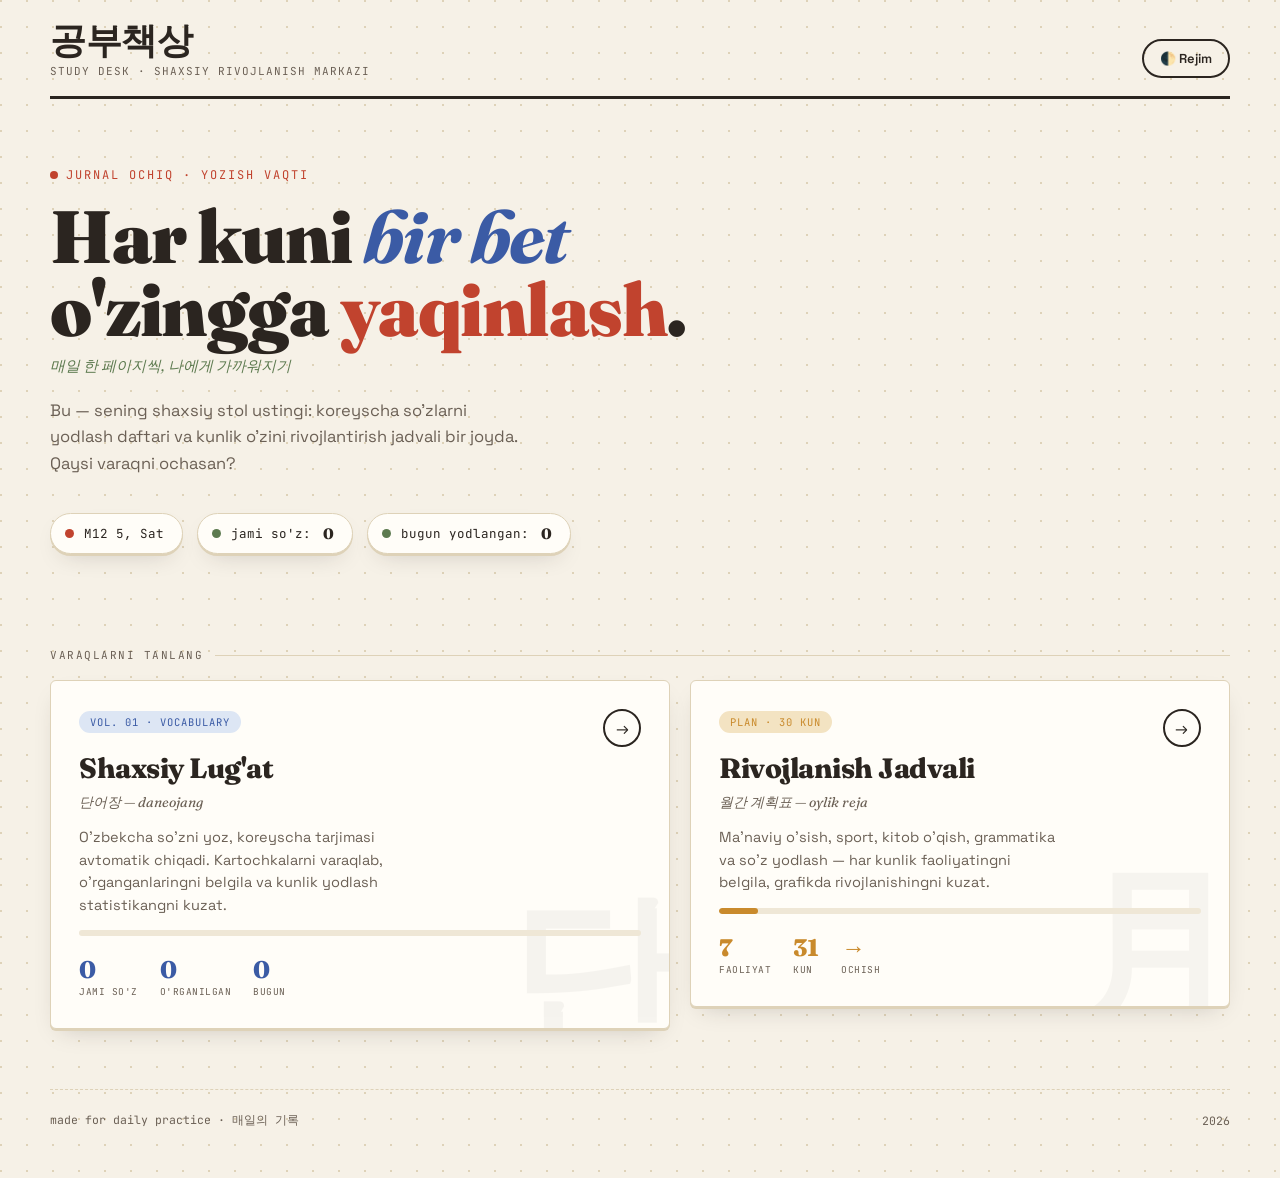
<file: index.html>
<!doctype html>
<html lang="uz">
  <head>
    <meta charset="UTF-8" />
    <meta name="viewport" content="width=device-width, initial-scale=1.0" />
    <title>공부책상 — Mening Daftarim</title>
    <link rel="preconnect" href="https://fonts.googleapis.com" />
    <link
      href="https://fonts.googleapis.com/css2?family=Fraunces:opsz,wght@9..144,400;9..144,600;9..144,700;9..144,900&family=Space+Grotesk:wght@400;500;600;700&family=JetBrains+Mono:wght@400;500;700&display=swap"
      rel="stylesheet"
    />
    <style>
      :root {
        --paper: #f6f1e7;
        --paper-deep: #efe7d6;
        --card: #fffdf8;
        --ink: #2b2520;
        --ink-soft: #6b6055;
        --rule: #ded2b8;
        --red: #c1432e;
        --red-soft: #f3ddd6;
        --blue: #3b5ba5;
        --blue-soft: #dde6f4;
        --moss: #5c7a4f;
        --moss-soft: #e1ead9;
        --gold: #c98a2c;
        --gold-soft: #f3e3c2;
        --shadow-card:
          0 2px 0 var(--rule), 0 10px 24px -12px rgba(43, 37, 32, 0.25);
        --radius: 4px;
      }
      [data-theme="dark"] {
        --paper: #1a1611;
        --paper-deep: #15110d;
        --card: #221d17;
        --ink: #ece3d2;
        --ink-soft: #a89c89;
        --rule: #3a3025;
        --red: #e2725a;
        --red-soft: #3a2420;
        --blue: #7fa0e0;
        --blue-soft: #1f2a3d;
        --moss: #8fb380;
        --moss-soft: #202a1c;
        --gold: #e0ad5c;
        --gold-soft: #332b18;
        --shadow-card:
          0 2px 0 var(--rule), 0 10px 24px -12px rgba(0, 0, 0, 0.6);
      }

      * {
        box-sizing: border-box;
        margin: 0;
        padding: 0;
      }
      html {
        -webkit-tap-highlight-color: transparent;
      }
      body {
        font-family: "Space Grotesk", sans-serif;
        background: var(--paper);
        background-image: radial-gradient(
          circle at 1px 1px,
          var(--rule) 1px,
          transparent 0
        );
        background-size: 26px 26px;
        color: var(--ink);
        min-height: 100vh;
        transition:
          background 0.3s,
          color 0.3s;
        padding: 22px 18px 50px;
        overflow-x: hidden;
      }
      .wrap {
        max-width: 1180px;
        margin: 0 auto;
      }
      a {
        color: inherit;
        text-decoration: none;
      }

      ::-webkit-scrollbar {
        width: 6px;
        height: 6px;
      }
      ::-webkit-scrollbar-track {
        background: transparent;
      }
      ::-webkit-scrollbar-thumb {
        background: var(--rule);
        border-radius: 10px;
      }

      /* ============ MASTHEAD ============ */
      .masthead {
        display: flex;
        justify-content: space-between;
        align-items: flex-end;
        flex-wrap: wrap;
        gap: 14px;
        padding-bottom: 18px;
        margin-bottom: 8px;
        border-bottom: 3px solid var(--ink);
      }
      .masthead-title h1 {
        font-family: "Fraunces", serif;
        font-weight: 900;
        font-size: clamp(24px, 4.4vw, 36px);
        letter-spacing: -0.5px;
        line-height: 1;
      }
      .masthead-sub {
        font-family: "JetBrains Mono", monospace;
        font-size: 11px;
        color: var(--ink-soft);
        text-transform: uppercase;
        letter-spacing: 1px;
        margin-top: 6px;
        display: block;
      }
      .pill-btn {
        font-family: "Space Grotesk", sans-serif;
        font-weight: 600;
        font-size: 13px;
        padding: 9px 16px;
        border: 2px solid var(--ink);
        border-radius: 999px;
        background: transparent;
        color: var(--ink);
        cursor: pointer;
        transition: all 0.15s ease;
      }
      .pill-btn:hover {
        background: var(--ink);
        color: var(--paper);
      }
      .pill-btn:active {
        transform: scale(0.95);
      }

      /* ============ HERO ============ */
      .hero {
        padding: 56px 0 40px;
        position: relative;
      }
      .hero-eyebrow {
        font-family: "JetBrains Mono", monospace;
        font-size: 12px;
        text-transform: uppercase;
        letter-spacing: 2px;
        color: var(--red);
        display: inline-flex;
        align-items: center;
        gap: 8px;
        margin-bottom: 18px;
      }
      .hero-eyebrow::before {
        content: "";
        width: 8px;
        height: 8px;
        border-radius: 50%;
        background: var(--red);
        display: inline-block;
        animation: pulse 2s ease-in-out infinite;
      }
      @keyframes pulse {
        0%,
        100% {
          opacity: 1;
        }
        50% {
          opacity: 0.35;
        }
      }
      .hero h2 {
        font-family: "Fraunces", serif;
        font-weight: 900;
        font-size: clamp(38px, 8vw, 74px);
        line-height: 0.98;
        letter-spacing: -1.5px;
        max-width: 820px;
      }
      .hero h2 .accent {
        color: var(--blue);
        font-style: italic;
        font-weight: 700;
      }
      .hero h2 .accent2 {
        color: var(--red);
      }
      .hero-lead {
        margin-top: 22px;
        font-size: 16.5px;
        color: var(--ink-soft);
        max-width: 480px;
        line-height: 1.6;
      }
      .hero-kr {
        font-family: "Fraunces", serif;
        font-style: italic;
        font-size: 15px;
        color: var(--moss);
        margin-top: 10px;
        display: block;
      }

      /* ============ TODAY STRIP ============ */
      .today-strip {
        display: flex;
        gap: 14px;
        margin-top: 36px;
        flex-wrap: wrap;
      }
      .today-pill {
        background: var(--card);
        border: 1.5px solid var(--rule);
        border-radius: 999px;
        padding: 10px 18px 10px 14px;
        display: flex;
        align-items: center;
        gap: 10px;
        box-shadow: var(--shadow-card);
        font-family: "JetBrains Mono", monospace;
        font-size: 12.5px;
      }
      .today-pill .dot {
        width: 9px;
        height: 9px;
        border-radius: 50%;
        flex-shrink: 0;
      }
      .today-pill .dot.red {
        background: var(--red);
      }
      .today-pill .dot.moss {
        background: var(--moss);
      }
      .today-pill b {
        font-family: "Fraunces", serif;
        font-size: 15px;
        font-weight: 800;
        margin-left: 2px;
      }

      /* ============ NAV CARDS ============ */
      .nav-section {
        margin-top: 54px;
      }
      .nav-section-label {
        font-family: "JetBrains Mono", monospace;
        font-size: 11px;
        text-transform: uppercase;
        letter-spacing: 1.5px;
        color: var(--ink-soft);
        margin-bottom: 18px;
        display: flex;
        align-items: center;
        gap: 12px;
      }
      .nav-section-label::after {
        content: "";
        flex: 1;
        height: 1px;
        background: var(--rule);
      }

      .nav-grid {
        display: grid;
        grid-template-columns: 1.15fr 1fr;
        gap: 20px;
      }

      .nav-card {
        position: relative;
        background: var(--card);
        border: 1.5px solid var(--rule);
        border-radius: 6px;
        box-shadow: var(--shadow-card);
        padding: 30px 28px;
        overflow: hidden;
        display: flex;
        flex-direction: column;
        min-height: 280px;
        transition:
          transform 0.22s cubic-bezier(0.2, 0.8, 0.2, 1),
          box-shadow 0.22s ease;
        cursor: pointer;
      }
      .nav-card:hover {
        transform: translateY(-5px);
        box-shadow:
          0 2px 0 var(--rule),
          0 22px 40px -16px rgba(43, 37, 32, 0.3);
      }
      .nav-card:active {
        transform: translateY(-2px) scale(0.99);
      }

      .nav-card-tag {
        font-family: "JetBrains Mono", monospace;
        font-size: 10.5px;
        text-transform: uppercase;
        letter-spacing: 1px;
        padding: 4px 11px;
        border-radius: 999px;
        display: inline-flex;
        align-self: flex-start;
        margin-bottom: 18px;
      }
      .nav-card.primary .nav-card-tag {
        background: var(--blue-soft);
        color: var(--blue);
      }
      .nav-card.secondary .nav-card-tag {
        background: var(--gold-soft);
        color: var(--gold);
      }

      .nav-card-glyph {
        position: absolute;
        right: -10px;
        bottom: -28px;
        font-family: "Fraunces", serif;
        font-weight: 900;
        font-size: 170px;
        color: var(--ink);
        opacity: 0.04;
        line-height: 1;
        user-select: none;
        pointer-events: none;
      }

      .nav-card h3 {
        font-family: "Fraunces", serif;
        font-weight: 800;
        font-size: 28px;
        letter-spacing: -0.5px;
        margin-bottom: 8px;
        position: relative;
        z-index: 1;
      }
      .nav-card .kr-name {
        font-family: "Fraunces", serif;
        font-style: italic;
        font-weight: 400;
        color: var(--ink-soft);
        font-size: 14px;
        margin-bottom: 14px;
      }
      .nav-card p.desc {
        color: var(--ink-soft);
        font-size: 14.5px;
        line-height: 1.55;
        max-width: 340px;
        position: relative;
        z-index: 1;
      }

      .nav-card-stats {
        display: flex;
        gap: 22px;
        margin-top: auto;
        padding-top: 22px;
        position: relative;
        z-index: 1;
      }
      .nav-card-stats .item .v {
        font-family: "Fraunces", serif;
        font-weight: 800;
        font-size: 24px;
        line-height: 1;
      }
      .nav-card-stats .item .l {
        font-family: "JetBrains Mono", monospace;
        font-size: 9.5px;
        text-transform: uppercase;
        color: var(--ink-soft);
        letter-spacing: 0.5px;
        margin-top: 3px;
      }
      .nav-card.primary .v {
        color: var(--blue);
      }
      .nav-card.secondary .v {
        color: var(--gold);
      }

      .nav-card-go {
        position: absolute;
        top: 28px;
        right: 28px;
        width: 38px;
        height: 38px;
        border-radius: 50%;
        border: 2px solid var(--ink);
        display: flex;
        align-items: center;
        justify-content: center;
        font-size: 16px;
        transition:
          transform 0.22s ease,
          background 0.15s ease;
        z-index: 2;
      }
      .nav-card:hover .nav-card-go {
        transform: rotate(45deg);
        background: var(--ink);
        color: var(--paper);
      }

      /* progress bar mini */
      .mini-progress {
        margin-top: 14px;
        height: 6px;
        border-radius: 999px;
        background: var(--paper-deep);
        overflow: hidden;
        position: relative;
        z-index: 1;
      }
      .mini-progress > span {
        display: block;
        height: 100%;
        border-radius: 999px;
        background: var(--blue);
        transition: width 0.6s cubic-bezier(0.2, 0.8, 0.2, 1);
      }
      .nav-card.secondary .mini-progress > span {
        background: var(--gold);
      }

      /* ============ FOOTER NOTE ============ */
      .footnote {
        margin-top: 60px;
        padding-top: 22px;
        border-top: 1.5px dashed var(--rule);
        display: flex;
        justify-content: space-between;
        align-items: center;
        flex-wrap: wrap;
        gap: 10px;
        font-family: "JetBrains Mono", monospace;
        font-size: 11.5px;
        color: var(--ink-soft);
      }

      /* ============ RESPONSIVE ============ */
      @media (max-width: 860px) {
        .nav-grid {
          grid-template-columns: 1fr;
        }
        .hero {
          padding: 40px 0 28px;
        }
      }
      @media (max-width: 520px) {
        body {
          padding: 14px 12px 40px;
        }
        .masthead-title h1 {
          font-size: 21px;
        }
        .hero h2 {
          font-size: 36px;
        }
        .nav-card {
          padding: 24px 20px;
          min-height: 240px;
        }
        .nav-card h3 {
          font-size: 23px;
        }
        .nav-card-glyph {
          font-size: 120px;
        }
        .today-strip {
          gap: 10px;
        }
        .today-pill {
          font-size: 11px;
          padding: 8px 14px 8px 12px;
        }
      }

      @media (prefers-reduced-motion: reduce) {
        * {
          animation: none !important;
          transition: none !important;
        }
      }
    </style>
  </head>
  <body>
    <div class="wrap">
      <!-- MASTHEAD -->
      <div class="masthead">
        <div>
          <div class="masthead-title"><h1>공부책상</h1></div>
          <span class="masthead-sub"
            >study desk · shaxsiy rivojlanish markazi</span
          >
        </div>
        <button class="pill-btn" onclick="toggleTheme()">🌓 Rejim</button>
      </div>

      <!-- HERO -->
      <div class="hero">
        <span class="hero-eyebrow">jurnal ochiq · yozish vaqti</span>
        <h2>
          Har kuni <span class="accent">bir bet</span><br />
          o'zingga <span class="accent2">yaqinlash</span>.
        </h2>
        <span class="hero-kr">매일 한 페이지씩, 나에게 가까워지기</span>
        <p class="hero-lead">
          Bu — sening shaxsiy stol ustingi: koreyscha so'zlarni yodlash daftari
          va kunlik o'zini rivojlantirish jadvali bir joyda. Qaysi varaqni
          ochasan?
        </p>

        <div class="today-strip">
          <div class="today-pill">
            <span class="dot red"></span>
            <span id="today-date">—</span>
          </div>
          <div class="today-pill">
            <span class="dot moss"></span>
            jami so'z: <b id="hp-total">0</b>
          </div>
          <div class="today-pill">
            <span class="dot moss"></span>
            bugun yodlangan: <b id="hp-daily">0</b>
          </div>
        </div>
      </div>

      <!-- NAV -->
      <div class="nav-section">
        <div class="nav-section-label">varaqlarni tanlang</div>
        <div class="nav-grid">
          <a href="./lugat.html">
            <div class="nav-card primary">
              <span class="nav-card-glyph">단</span>
              <div class="nav-card-go">→</div>
              <span class="nav-card-tag">vol. 01 · vocabulary</span>
              <h3>Shaxsiy Lug'at</h3>
              <div class="kr-name">단어장 — daneojang</div>
              <p class="desc">
                O'zbekcha so'zni yoz, koreyscha tarjimasi avtomatik chiqadi.
                Kartochkalarni varaqlab, o'rganganlaringni belgila va kunlik
                yodlash statistikangni kuzat.
              </p>
              <div class="mini-progress">
                <span id="bar-lugat" style="width: 0%"></span>
              </div>
              <div class="nav-card-stats">
                <div class="item">
                  <div class="v" id="card-total">0</div>
                  <div class="l">jami so'z</div>
                </div>
                <div class="item">
                  <div class="v" id="card-learned">0</div>
                  <div class="l">o'rganilgan</div>
                </div>
                <div class="item">
                  <div class="v" id="card-daily">0</div>
                  <div class="l">bugun</div>
                </div>
              </div>
            </div>
          </a>

          <a href="./reja.html">
            <div class="nav-card secondary">
              <span class="nav-card-glyph">月</span>
              <div class="nav-card-go">→</div>
              <span class="nav-card-tag">plan · 30 kun</span>
              <h3>Rivojlanish Jadvali</h3>
              <div class="kr-name">월간 계획표 — oylik reja</div>
              <p class="desc">
                Ma'naviy o'sish, sport, kitob o'qish, grammatika va so'z yodlash
                — har kunlik faoliyatingni belgila, grafikda rivojlanishingni
                kuzat.
              </p>
              <div class="mini-progress"><span style="width: 8%"></span></div>
              <div class="nav-card-stats">
                <div class="item">
                  <div class="v">7</div>
                  <div class="l">faoliyat</div>
                </div>
                <div class="item">
                  <div class="v">31</div>
                  <div class="l">kun</div>
                </div>
                <div class="item">
                  <div class="v">→</div>
                  <div class="l">ochish</div>
                </div>
              </div>
            </div>
          </a>
        </div>
      </div>

      <div class="footnote">
        <span>made for daily practice · 매일의 기록</span>
        <span id="footer-date">2026</span>
      </div>
    </div>

    <script>
      let theme = localStorage.getItem("theme2") || "light";
      function setTheme(t) {
        theme = t;
        document.documentElement.setAttribute("data-theme", t);
        localStorage.setItem("theme2", t);
      }
      function toggleTheme() {
        setTheme(theme === "light" ? "dark" : "light");
      }
      if (theme === "dark")
        document.documentElement.setAttribute("data-theme", "dark");

      // Pull live stats from the lug'at localStorage keys (same-origin shared storage)
      function loadStats() {
        const words = JSON.parse(localStorage.getItem("myWords2")) || [];
        let dailyCount = parseInt(localStorage.getItem("dailyCount2")) || 0;
        const dailyDate = localStorage.getItem("dailyDate2") || "";
        const today = new Date().toDateString();
        if (dailyDate !== today) dailyCount = 0;

        const total = words.length;
        const learned = words.filter((w) => w.done).length;
        const pct = total > 0 ? Math.round((learned / total) * 100) : 0;

        document.getElementById("hp-total").textContent = total;
        document.getElementById("hp-daily").textContent = dailyCount;
        document.getElementById("card-total").textContent = total;
        document.getElementById("card-learned").textContent = learned;
        document.getElementById("card-daily").textContent = dailyCount;
        document.getElementById("bar-lugat").style.width = pct + "%";
      }

      const now = new Date();
      document.getElementById("today-date").textContent =
        now.toLocaleDateString("uz-UZ", {
          weekday: "long",
          day: "numeric",
          month: "long",
        });
      document.getElementById("footer-date").textContent = now.getFullYear();

      loadStats();
    </script>
  </body>
</html>
</file>
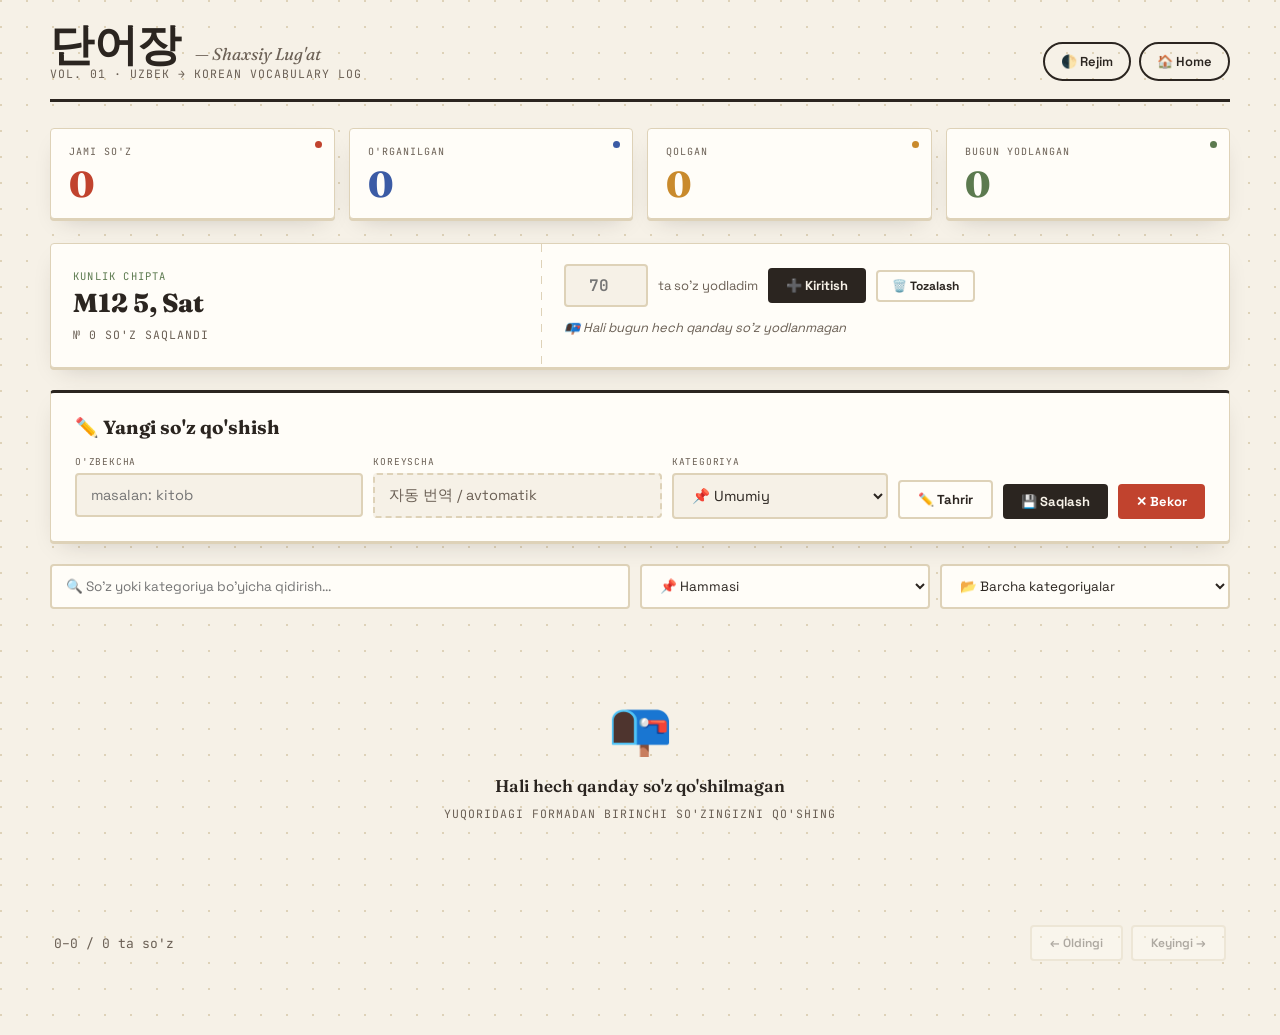
<file: lugat.html>
<!doctype html>
<html lang="uz">
  <head>
    <meta charset="UTF-8" />
    <meta name="viewport" content="width=device-width, initial-scale=1.0" />
    <title>단어장 — Shaxsiy Lug'at</title>
    <link rel="preconnect" href="https://fonts.googleapis.com" />
    <link
      href="https://fonts.googleapis.com/css2?family=Fraunces:opsz,wght@9..144,400;9..144,600;9..144,700;9..144,900&family=Space+Grotesk:wght@400;500;600;700&family=JetBrains+Mono:wght@400;500;700&display=swap"
      rel="stylesheet"
    />
    <style>
      /* ============ TOKENS ============ */
      :root {
        --paper: #f6f1e7;
        --paper-deep: #efe7d6;
        --card: #fffdf8;
        --ink: #2b2520;
        --ink-soft: #6b6055;
        --rule: #ded2b8;
        --red: #c1432e;
        --red-soft: #f3ddd6;
        --blue: #3b5ba5;
        --blue-soft: #dde6f4;
        --moss: #5c7a4f;
        --moss-soft: #e1ead9;
        --gold: #c98a2c;
        --gold-soft: #f3e3c2;
        --shadow-card:
          0 2px 0 var(--rule), 0 10px 24px -12px rgba(43, 37, 32, 0.25);
        --radius: 4px;
      }
      [data-theme="dark"] {
        --paper: #1a1611;
        --paper-deep: #15110d;
        --card: #221d17;
        --ink: #ece3d2;
        --ink-soft: #a89c89;
        --rule: #3a3025;
        --red: #e2725a;
        --red-soft: #3a2420;
        --blue: #7fa0e0;
        --blue-soft: #1f2a3d;
        --moss: #8fb380;
        --moss-soft: #202a1c;
        --gold: #e0ad5c;
        --gold-soft: #332b18;
        --shadow-card:
          0 2px 0 var(--rule), 0 10px 24px -12px rgba(0, 0, 0, 0.6);
      }

      * {
        box-sizing: border-box;
        margin: 0;
        padding: 0;
      }
      html {
        -webkit-tap-highlight-color: transparent;
      }
      body {
        font-family: "Space Grotesk", sans-serif;
        background: var(--paper);
        background-image: radial-gradient(
          circle at 1px 1px,
          var(--rule) 1px,
          transparent 0
        );
        background-size: 26px 26px;
        color: var(--ink);
        min-height: 100vh;
        transition:
          background 0.3s,
          color 0.3s;
        padding: 22px 18px 60px;
      }
      .wrap {
        max-width: 1180px;
        margin: 0 auto;
      }
      .serif {
        font-family: "Fraunces", serif;
      }
      .mono {
        font-family: "JetBrains Mono", monospace;
      }

      ::-webkit-scrollbar {
        width: 6px;
        height: 6px;
      }
      ::-webkit-scrollbar-track {
        background: transparent;
      }
      ::-webkit-scrollbar-thumb {
        background: var(--rule);
        border-radius: 10px;
      }

      a {
        color: inherit;
        text-decoration: none;
      }

      /* ============ HEADER ============ */
      .masthead {
        display: flex;
        justify-content: space-between;
        align-items: flex-end;
        flex-wrap: wrap;
        gap: 14px;
        padding-bottom: 18px;
        margin-bottom: 26px;
        border-bottom: 3px solid var(--ink);
      }
      .masthead-title {
        display: flex;
        align-items: baseline;
        gap: 14px;
        flex-wrap: wrap;
      }
      .masthead-title h1 {
        font-family: "Fraunces", serif;
        font-weight: 900;
        font-size: clamp(28px, 5vw, 44px);
        letter-spacing: -0.5px;
        line-height: 1;
      }
      .masthead-title .kr {
        font-family: "Fraunces", serif;
        font-weight: 400;
        font-style: italic;
        font-size: 17px;
        color: var(--ink-soft);
      }
      .masthead-sub {
        font-family: "JetBrains Mono", monospace;
        font-size: 11.5px;
        color: var(--ink-soft);
        text-transform: uppercase;
        letter-spacing: 1px;
      }
      .masthead-actions {
        display: flex;
        gap: 8px;
        flex-wrap: wrap;
      }
      .pill-btn {
        font-family: "Space Grotesk", sans-serif;
        font-weight: 600;
        font-size: 13px;
        padding: 9px 16px;
        border: 2px solid var(--ink);
        border-radius: 999px;
        background: transparent;
        color: var(--ink);
        cursor: pointer;
        transition: all 0.15s ease;
        display: inline-flex;
        align-items: center;
        gap: 6px;
      }
      .pill-btn:hover {
        background: var(--ink);
        color: var(--paper);
      }
      .pill-btn:active {
        transform: scale(0.95);
      }

      /* ============ STATS — STAMP ROW ============ */
      .stats {
        display: grid;
        grid-template-columns: repeat(4, 1fr);
        gap: 14px;
        margin-bottom: 24px;
      }
      .stat {
        background: var(--card);
        border: 1.5px solid var(--rule);
        border-radius: var(--radius);
        padding: 16px 18px;
        box-shadow: var(--shadow-card);
        position: relative;
        animation: rise 0.5s ease-out backwards;
      }
      .stat:nth-child(1) {
        animation-delay: 0.02s;
      }
      .stat:nth-child(2) {
        animation-delay: 0.08s;
      }
      .stat:nth-child(3) {
        animation-delay: 0.14s;
      }
      .stat:nth-child(4) {
        animation-delay: 0.2s;
      }
      .stat .tag {
        font-family: "JetBrains Mono", monospace;
        font-size: 10px;
        text-transform: uppercase;
        letter-spacing: 1px;
        color: var(--ink-soft);
        display: block;
        margin-bottom: 8px;
      }
      .stat .num {
        font-family: "Fraunces", serif;
        font-weight: 800;
        font-size: 36px;
        line-height: 1;
        letter-spacing: -1px;
      }
      .stat.c-red .num {
        color: var(--red);
      }
      .stat.c-blue .num {
        color: var(--blue);
      }
      .stat.c-moss .num {
        color: var(--moss);
      }
      .stat.c-gold .num {
        color: var(--gold);
      }
      .stat::after {
        content: "";
        position: absolute;
        top: 12px;
        right: 12px;
        width: 7px;
        height: 7px;
        border-radius: 50%;
      }
      .stat.c-red::after {
        background: var(--red);
      }
      .stat.c-blue::after {
        background: var(--blue);
      }
      .stat.c-moss::after {
        background: var(--moss);
      }
      .stat.c-gold::after {
        background: var(--gold);
      }

      @keyframes rise {
        from {
          opacity: 0;
          transform: translateY(10px);
        }
        to {
          opacity: 1;
          transform: translateY(0);
        }
      }

      /* ============ DAILY — TICKET STUB ============ */
      .daily {
        background: var(--card);
        border: 1.5px solid var(--rule);
        border-radius: var(--radius);
        box-shadow: var(--shadow-card);
        margin-bottom: 22px;
        display: grid;
        grid-template-columns: 1fr 1px 1.4fr;
        overflow: hidden;
      }
      .daily-tear {
        background: repeating-linear-gradient(
          to bottom,
          var(--rule) 0 8px,
          transparent 8px 16px
        );
      }
      .daily-left,
      .daily-right {
        padding: 20px 22px;
      }
      .daily-left {
        display: flex;
        flex-direction: column;
        justify-content: center;
        gap: 4px;
      }
      .daily-left .eyebrow {
        font-family: "JetBrains Mono", monospace;
        font-size: 10.5px;
        text-transform: uppercase;
        letter-spacing: 1.2px;
        color: var(--moss);
      }
      .daily-left .big-date {
        font-family: "Fraunces", serif;
        font-weight: 800;
        font-size: 26px;
      }
      .daily-right {
        display: flex;
        flex-direction: column;
        gap: 12px;
      }
      .daily-row {
        display: flex;
        gap: 10px;
        align-items: center;
        flex-wrap: wrap;
      }
      .daily-row input[type="number"] {
        width: 84px;
        padding: 9px 12px;
        border: 2px solid var(--rule);
        border-radius: var(--radius);
        font-family: "JetBrains Mono", monospace;
        font-weight: 600;
        font-size: 16px;
        background: var(--paper);
        color: var(--ink);
        outline: none;
        text-align: center;
      }
      .daily-row input:focus {
        border-color: var(--moss);
      }
      .daily-row .info {
        color: var(--ink-soft);
        font-size: 13px;
      }
      .btn {
        font-family: "Space Grotesk", sans-serif;
        padding: 9px 18px;
        border: none;
        border-radius: var(--radius);
        font-weight: 700;
        font-size: 13px;
        cursor: pointer;
        transition:
          transform 0.12s ease,
          filter 0.15s ease;
        display: inline-flex;
        align-items: center;
        gap: 6px;
        white-space: nowrap;
      }
      .btn:active {
        transform: scale(0.95);
      }
      .btn-ink {
        background: var(--ink);
        color: var(--paper);
      }
      .btn-ink:hover {
        filter: brightness(1.3);
      }
      .btn-outline {
        background: transparent;
        border: 2px solid var(--rule);
        color: var(--ink);
      }
      .btn-outline:hover {
        border-color: var(--ink);
      }
      .btn-red {
        background: var(--red);
        color: #fff;
      }
      .btn-red:hover {
        filter: brightness(1.1);
      }
      .btn-gold {
        background: var(--gold);
        color: #2b2113;
      }
      .btn-gold:hover {
        filter: brightness(1.1);
      }
      .btn-sm {
        padding: 6px 14px;
        font-size: 12px;
      }

      .daily-words {
        display: flex;
        flex-wrap: wrap;
        gap: 6px;
        min-height: 28px;
      }
      .daily-tag {
        font-family: "JetBrains Mono", monospace;
        font-size: 11.5px;
        background: var(--moss-soft);
        color: var(--moss);
        padding: 5px 12px;
        border-radius: 999px;
        border: 1px solid var(--moss);
      }
      .daily-empty {
        color: var(--ink-soft);
        font-size: 13px;
        font-style: italic;
      }

      /* ============ ADD CARD — INDEX CARD ============ */
      .add-card {
        background: var(--card);
        border: 1.5px solid var(--rule);
        border-radius: var(--radius);
        box-shadow: var(--shadow-card);
        margin-bottom: 22px;
        padding: 22px 24px;
        position: relative;
        border-top: 3px solid var(--ink);
      }
      .add-head {
        display: flex;
        justify-content: space-between;
        align-items: center;
        margin-bottom: 16px;
        flex-wrap: wrap;
        gap: 8px;
      }
      .add-head h3 {
        font-family: "Fraunces", serif;
        font-weight: 700;
        font-size: 19px;
      }
      .edit-badge {
        background: var(--gold);
        color: #2b2113;
        padding: 3px 12px;
        border-radius: 999px;
        font-size: 10px;
        font-weight: 700;
        text-transform: uppercase;
        letter-spacing: 0.5px;
        font-family: "JetBrains Mono", monospace;
      }
      .add-grid {
        display: grid;
        grid-template-columns: 1.2fr 1.2fr 0.9fr auto auto auto;
        gap: 10px;
        align-items: stretch;
      }
      .field-label {
        font-family: "JetBrains Mono", monospace;
        font-size: 9.5px;
        text-transform: uppercase;
        letter-spacing: 0.8px;
        color: var(--ink-soft);
        display: block;
        margin-bottom: 5px;
      }
      .add-grid input,
      .add-grid select {
        width: 100%;
        padding: 11px 14px;
        border: 2px solid var(--rule);
        border-radius: var(--radius);
        font-size: 14.5px;
        font-family: "Space Grotesk", sans-serif;
        background: var(--paper);
        color: var(--ink);
        outline: none;
        transition: border-color 0.15s ease;
      }
      .add-grid input:focus,
      .add-grid select:focus {
        border-color: var(--blue);
      }
      .trans-box {
        width: 100%;
        padding: 11px 14px;
        background: var(--blue-soft);
        border-radius: var(--radius);
        font-size: 14.5px;
        color: var(--blue);
        border: 2px dashed var(--blue);
        min-height: 44px;
        display: flex;
        align-items: center;
        font-weight: 600;
        font-family: "Fraunces", serif;
      }
      .trans-box.loading {
        color: var(--ink-soft);
        font-style: italic;
        border-color: var(--rule);
        background: var(--paper);
        font-family: inherit;
        font-weight: 400;
      }
      .trans-box.error {
        color: var(--red);
        border-color: var(--red);
        background: var(--red-soft);
        font-family: inherit;
        font-weight: 400;
        font-size: 13px;
      }
      .trans-box.empty-state {
        color: var(--ink-soft);
        border-color: var(--rule);
        background: var(--paper);
        font-family: inherit;
        font-weight: 400;
      }

      /* ============ SEARCH BAR ============ */
      .search-box {
        display: grid;
        grid-template-columns: 2fr 1fr 1fr;
        gap: 10px;
        margin-bottom: 16px;
      }
      .search-box input,
      .search-box select {
        padding: 11px 14px;
        border: 2px solid var(--rule);
        border-radius: var(--radius);
        font-size: 13.5px;
        font-family: "Space Grotesk", sans-serif;
        background: var(--card);
        color: var(--ink);
        outline: none;
        transition: border-color 0.15s ease;
      }
      .search-box input:focus,
      .search-box select:focus {
        border-color: var(--ink);
      }

      /* ============ CARD GRID (flashcards) ============ */
      .card-grid {
        display: grid;
        grid-template-columns: repeat(auto-fill, minmax(230px, 1fr));
        gap: 14px;
        margin-bottom: 18px;
      }
      .flash {
        background: var(--card);
        border: 1.5px solid var(--rule);
        border-radius: var(--radius);
        box-shadow: var(--shadow-card);
        padding: 16px 18px;
        position: relative;
        cursor: default;
        animation: rise 0.35s ease-out backwards;
        display: flex;
        flex-direction: column;
        gap: 10px;
        transition: border-color 0.15s ease;
      }
      .flash.is-done {
        border-color: var(--moss);
      }
      .flash-top {
        display: flex;
        justify-content: space-between;
        align-items: flex-start;
        gap: 6px;
      }
      .flash-idx {
        font-family: "JetBrains Mono", monospace;
        font-size: 10px;
        color: var(--ink-soft);
      }
      .flash-cat {
        font-family: "JetBrains Mono", monospace;
        font-size: 10px;
        padding: 2px 9px;
        border-radius: 999px;
        background: var(--paper-deep);
        color: var(--ink-soft);
        border: 1px solid var(--rule);
        white-space: nowrap;
      }
      .flash-uz {
        font-family: "Fraunces", serif;
        font-weight: 700;
        font-size: 19px;
        color: var(--ink);
        line-height: 1.2;
      }
      .flash-divider {
        border: none;
        border-top: 1.5px dashed var(--rule);
        margin: 0;
      }
      .flash-kor {
        font-family: "Space Grotesk", sans-serif;
        font-weight: 500;
        font-size: 16px;
        color: var(--blue);
      }
      .flash-actions {
        display: flex;
        gap: 6px;
        margin-top: 2px;
      }
      .icon-btn {
        flex: 1;
        padding: 7px 0;
        border: none;
        border-radius: var(--radius);
        font-size: 13px;
        cursor: pointer;
        font-weight: 600;
        transition:
          transform 0.1s ease,
          filter 0.15s ease;
        font-family: "Space Grotesk", sans-serif;
      }
      .icon-btn:active {
        transform: scale(0.92);
      }
      .ib-check {
        background: var(--moss-soft);
        color: var(--moss);
      }
      .ib-check.done {
        background: var(--paper-deep);
        color: var(--ink-soft);
      }
      .ib-edit {
        background: var(--gold-soft);
        color: var(--gold);
      }
      .ib-del {
        background: var(--red-soft);
        color: var(--red);
      }
      .icon-btn:hover {
        filter: brightness(0.95);
      }

      .empty-state-block {
        text-align: center;
        padding: 70px 20px;
        color: var(--ink-soft);
        grid-column: 1 / -1;
      }
      .empty-state-block .big {
        font-size: 52px;
        display: block;
        margin-bottom: 14px;
      }
      .empty-state-block .lead {
        font-family: "Fraunces", serif;
        font-weight: 600;
        font-size: 17px;
        color: var(--ink);
        margin-bottom: 6px;
      }

      /* ============ PAGINATION ============ */
      .pagination {
        display: flex;
        justify-content: space-between;
        align-items: center;
        padding: 14px 4px;
        font-size: 13px;
        color: var(--ink-soft);
        flex-wrap: wrap;
        gap: 10px;
        font-family: "JetBrains Mono", monospace;
      }
      .pagination .nav-btns {
        display: flex;
        gap: 8px;
      }
      .pagination button {
        padding: 8px 18px;
        border: 2px solid var(--rule);
        border-radius: var(--radius);
        background: var(--card);
        color: var(--ink);
        cursor: pointer;
        font-size: 12px;
        font-weight: 600;
        font-family: "Space Grotesk", sans-serif;
        transition: all 0.15s ease;
      }
      .pagination button:hover:not(:disabled) {
        border-color: var(--ink);
      }
      .pagination button:disabled {
        opacity: 0.35;
        cursor: not-allowed;
      }

      /* ============ RESPONSIVE ============ */
      @media (max-width: 980px) {
        .add-grid {
          grid-template-columns: 1fr 1fr;
        }
        .add-grid .btn {
          width: 100%;
          justify-content: center;
        }
      }
      @media (max-width: 760px) {
        .stats {
          grid-template-columns: repeat(2, 1fr);
        }
        .daily {
          grid-template-columns: 1fr;
        }
        .daily-tear {
          display: none;
        }
        .search-box {
          grid-template-columns: 1fr;
        }
        .add-grid {
          grid-template-columns: 1fr;
        }
      }
      @media (max-width: 480px) {
        body {
          padding: 14px 10px 50px;
        }
        .masthead-title h1 {
          font-size: 26px;
        }
        .stat .num {
          font-size: 28px;
        }
        .card-grid {
          grid-template-columns: 1fr 1fr;
          gap: 10px;
        }
        .flash {
          padding: 12px 13px;
        }
        .flash-uz {
          font-size: 16px;
        }
        .flash-kor {
          font-size: 14px;
        }
      }
      @media (max-width: 360px) {
        .card-grid {
          grid-template-columns: 1fr;
        }
      }

      @media (prefers-reduced-motion: reduce) {
        * {
          animation: none !important;
          transition: none !important;
        }
      }
    </style>
  </head>
  <body>
    <div class="wrap">
      <!-- MASTHEAD -->
      <div class="masthead">
        <div>
          <div class="masthead-title">
            <h1>단어장</h1>
            <span class="kr">— Shaxsiy Lug'at</span>
          </div>
          <div class="masthead-sub">
            vol. 01 · uzbek → korean vocabulary log
          </div>
        </div>
        <div class="masthead-actions">
          <button class="pill-btn" onclick="toggleTheme()" id="theme-toggle">
            🌓 Rejim
          </button>
          <a href="./index.html"><button class="pill-btn">🏠 Home</button></a>
        </div>
      </div>

      <!-- STATS -->
      <div class="stats">
        <div class="stat c-red">
          <span class="tag">jami so'z</span>
          <div class="num" id="total-count">0</div>
        </div>
        <div class="stat c-blue">
          <span class="tag">o'rganilgan</span>
          <div class="num" id="learned-count">0</div>
        </div>
        <div class="stat c-gold">
          <span class="tag">qolgan</span>
          <div class="num" id="remain-count">0</div>
        </div>
        <div class="stat c-moss">
          <span class="tag">bugun yodlangan</span>
          <div class="num" id="daily-count">0</div>
        </div>
      </div>

      <!-- DAILY TICKET -->
      <div class="daily">
        <div class="daily-left">
          <span class="eyebrow">kunlik chipta</span>
          <span class="big-date serif" id="daily-date-label">Bugun</span>
          <span class="masthead-sub" style="margin-top: 4px"
            >№ <span id="daily-count-2">0</span> so'z saqlandi</span
          >
        </div>
        <div class="daily-tear"></div>
        <div class="daily-right">
          <div class="daily-row">
            <input
              type="number"
              id="daily-input"
              min="1"
              max="200"
              placeholder="70"
            />
            <span class="info">ta so'z yodladim</span>
            <button class="btn btn-ink" onclick="addDaily()">
              ➕ Kiritish
            </button>
            <button class="btn btn-outline btn-sm" onclick="clearDaily()">
              🗑️ Tozalash
            </button>
          </div>
          <div class="daily-words" id="daily-words">
            <span class="daily-empty"
              >📭 Hali bugun hech qanday so'z yodlanmagan</span
            >
          </div>
        </div>
      </div>

      <!-- ADD CARD -->
      <div class="add-card">
        <div class="add-head">
          <h3 id="add-title">✏️ Yangi so'z qo'shish</h3>
          <span id="edit-badge" style="display: none" class="edit-badge"
            >tahrirlanmoqda</span
          >
        </div>
        <div class="add-grid">
          <div>
            <label class="field-label">o'zbekcha</label>
            <input
              type="text"
              id="uz-input"
              placeholder="masalan: kitob"
              oninput="translateWord()"
            />
          </div>
          <div>
            <label class="field-label">koreyscha</label>
            <div class="trans-box empty-state" id="trans-result">
              자동 번역 / avtomatik
            </div>
            <input
              type="text"
              id="kor-input"
              placeholder="Koreyscha (tuzatish)"
              style="display: none"
            />
          </div>
          <div>
            <label class="field-label">kategoriya</label>
            <select id="cat-select">
              <option value="umumiy">📌 Umumiy</option>
              <option value="ish">💼 Ish</option>
              <option value="o'qish">📚 O'qish</option>
              <option value="sayohat">✈️ Sayohat</option>
              <option value="ovqat">🍜 Ovqat</option>
              <option value="sport">🏃 Sport</option>
              <option value="salomatlik">💊 Salomatlik</option>
              <option value="uy">🏠 Uy</option>
              <option value="texnologiya">💻 Texnologiya</option>
              <option value="san'at">🎨 San'at</option>
            </select>
          </div>
          <div style="align-self: end">
            <button class="btn btn-outline" onclick="toggleKorInput()">
              ✏️ Tahrir
            </button>
          </div>
          <div style="align-self: end">
            <button class="btn btn-ink" onclick="addWord()">💾 Saqlash</button>
          </div>
          <div style="align-self: end">
            <button class="btn btn-red" onclick="clearAddForm()">
              ✕ Bekor
            </button>
          </div>
        </div>
      </div>

      <!-- SEARCH -->
      <div class="search-box">
        <input
          type="text"
          id="search-input"
          placeholder="🔍 So'z yoki kategoriya bo'yicha qidirish..."
          oninput="renderTable()"
        />
        <select id="filter-select" onchange="renderTable()">
          <option value="all">📌 Hammasi</option>
          <option value="done">✅ O'rganilgan</option>
          <option value="undone">⏳ O'rganilmagan</option>
        </select>
        <select id="cat-filter" onchange="renderTable()">
          <option value="all">📂 Barcha kategoriyalar</option>
          <option value="umumiy">📌 Umumiy</option>
          <option value="ish">💼 Ish</option>
          <option value="o'qish">📚 O'qish</option>
          <option value="sayohat">✈️ Sayohat</option>
          <option value="ovqat">🍜 Ovqat</option>
          <option value="sport">🏃 Sport</option>
          <option value="salomatlik">💊 Salomatlik</option>
          <option value="uy">🏠 Uy</option>
          <option value="texnologiya">💻 Texnologiya</option>
          <option value="san'at">🎨 San'at</option>
        </select>
      </div>

      <!-- CARD GRID -->
      <div class="card-grid" id="table-body"></div>

      <div class="pagination">
        <span id="page-info" class="mono">0-0 / 0</span>
        <div class="nav-btns">
          <button onclick="prevPage()" id="prev-btn">← Oldingi</button>
          <button onclick="nextPage()" id="next-btn">Keyingi →</button>
        </div>
      </div>
    </div>

    <script>
      // ==================== DATA ====================
      let words = JSON.parse(localStorage.getItem("myWords2")) || [];
      let dailyCount = parseInt(localStorage.getItem("dailyCount2")) || 0;
      let dailyDate = localStorage.getItem("dailyDate2") || "";
      let currentPage = 1;
      const PER_PAGE = 12;
      let editId = null;
      let theme = localStorage.getItem("theme2") || "light";

      // ==================== THEME ====================
      function setTheme(t) {
        theme = t;
        document.documentElement.setAttribute("data-theme", t);
        localStorage.setItem("theme2", t);
      }
      function toggleTheme() {
        setTheme(theme === "light" ? "dark" : "light");
      }
      if (theme === "dark")
        document.documentElement.setAttribute("data-theme", "dark");

      // ==================== SAVE ====================
      function saveData() {
        localStorage.setItem("myWords2", JSON.stringify(words));
        localStorage.setItem("dailyCount2", dailyCount);
        localStorage.setItem("dailyDate2", dailyDate);
        updateStats();
        renderTable();
      }

      // ==================== STATS ====================
      function updateStats() {
        const total = words.length;
        const learned = words.filter((w) => w.done).length;
        const remain = total - learned;
        document.getElementById("total-count").textContent = total;
        document.getElementById("learned-count").textContent = learned;
        document.getElementById("remain-count").textContent = remain;

        const today = new Date().toDateString();
        if (dailyDate !== today) {
          dailyCount = 0;
          dailyDate = today;
          saveData();
          return;
        }
        document.getElementById("daily-count").textContent = dailyCount;
        document.getElementById("daily-count-2").textContent = dailyCount;
        document.getElementById("daily-date-label").textContent =
          new Date().toLocaleDateString("uz-UZ", {
            weekday: "short",
            day: "numeric",
            month: "short",
          });
        renderDailyWords();
      }

      // ==================== TRANSLATE ====================
      let translateTimer = null;
      async function translateWord() {
        const uz = document.getElementById("uz-input").value.trim();
        const transBox = document.getElementById("trans-result");
        const korInput = document.getElementById("kor-input");

        clearTimeout(translateTimer);

        if (!uz) {
          transBox.textContent = "자동 번역 / avtomatik";
          korInput.value = "";
          transBox.className = "trans-box empty-state";
          return;
        }

        transBox.textContent = "⏳ Tarjima qilinmoqda...";
        transBox.className = "trans-box loading";

        translateTimer = setTimeout(async () => {
          try {
            const url = `https://translate.googleapis.com/translate_a/single?client=gtx&sl=uz&tl=ko&dt=t&q=${encodeURIComponent(uz)}`;
            const res = await fetch(url);
            const data = await res.json();
            const translation = data[0][0][0];
            transBox.textContent = translation;
            transBox.className = "trans-box";
            korInput.value = translation;
          } catch (e) {
            transBox.textContent =
              "❌ Xatolik — pastdagi ✏️ Tahrir tugmasi bilan o'zingiz yozing";
            transBox.className = "trans-box error";
            korInput.value = "";
          }
        }, 380);
      }

      function toggleKorInput() {
        const korInput = document.getElementById("kor-input");
        const transBox = document.getElementById("trans-result");
        if (korInput.style.display === "none") {
          korInput.style.display = "block";
          korInput.value =
            transBox.classList.contains("empty-state") ||
            transBox.classList.contains("error")
              ? ""
              : transBox.textContent;
          transBox.style.display = "none";
        } else {
          korInput.style.display = "none";
          transBox.style.display = "flex";
          if (korInput.value.trim()) {
            transBox.textContent = korInput.value;
            transBox.className = "trans-box";
          } else {
            transBox.textContent = "자동 번역 / avtomatik";
            transBox.className = "trans-box empty-state";
          }
        }
      }

      // ==================== ADD WORD ====================
      function addWord() {
        const uz = document.getElementById("uz-input").value.trim();
        const korInput = document.getElementById("kor-input");
        const transBox = document.getElementById("trans-result");
        const cat = document.getElementById("cat-select").value;

        let kor =
          korInput.style.display !== "none"
            ? korInput.value.trim()
            : transBox.textContent.trim();
        const skipWords = [
          "자동 번역 / avtomatik",
          "⏳ Tarjima qilinmoqda...",
          "",
        ];
        if (skipWords.includes(kor) || kor.includes("Xatolik")) kor = "";

        if (!uz || !kor) {
          alert("❗ Iltimos, o'zbekcha va koreyscha so'zlarni kiriting!");
          return;
        }

        if (editId !== null) {
          const idx = words.findIndex((w) => w.id === editId);
          if (idx !== -1) {
            words[idx].uz = uz;
            words[idx].kor = kor;
            words[idx].cat = cat;
          }
          editId = null;
          document.getElementById("add-title").textContent =
            "✏️ Yangi so'z qo'shish";
          document.getElementById("edit-badge").style.display = "none";
        } else {
          const newId =
            words.length > 0 ? Math.max(...words.map((w) => w.id)) + 1 : 1;
          words.push({ id: newId, uz: uz, kor: kor, done: false, cat: cat });
        }

        clearAddForm();
        saveData();
        renderTable();
      }

      function deleteWord(id) {
        if (!confirm("❗ Bu so'zni o'chirasizmi?")) return;
        words = words.filter((w) => w.id !== id);
        saveData();
        renderTable();
      }

      function editWord(id) {
        const word = words.find((w) => w.id === id);
        if (!word) return;

        editId = id;
        document.getElementById("uz-input").value = word.uz;
        const transBox = document.getElementById("trans-result");
        transBox.textContent = word.kor;
        transBox.style.display = "flex";
        transBox.className = "trans-box";
        document.getElementById("kor-input").value = word.kor;
        document.getElementById("kor-input").style.display = "none";
        document.getElementById("cat-select").value = word.cat || "umumiy";
        document.getElementById("add-title").textContent =
          "✏️ So'zni tahrirlash";
        document.getElementById("edit-badge").style.display = "inline";
        document.getElementById("uz-input").focus();
        document
          .querySelector(".add-card")
          .scrollIntoView({ behavior: "smooth", block: "center" });
      }

      function clearAddForm() {
        document.getElementById("uz-input").value = "";
        const transBox = document.getElementById("trans-result");
        transBox.textContent = "자동 번역 / avtomatik";
        transBox.style.display = "flex";
        transBox.className = "trans-box empty-state";
        document.getElementById("kor-input").value = "";
        document.getElementById("kor-input").style.display = "none";
        document.getElementById("cat-select").value = "umumiy";
        document.getElementById("add-title").textContent =
          "✏️ Yangi so'z qo'shish";
        document.getElementById("edit-badge").style.display = "none";
        editId = null;
      }

      function toggleDone(id) {
        const word = words.find((w) => w.id === id);
        if (word) {
          word.done = !word.done;
          if (word.done) {
            const today = new Date().toDateString();
            if (dailyDate !== today) {
              dailyCount = 0;
              dailyDate = today;
            }
            dailyCount++;
          }
          saveData();
          renderTable();
        }
      }

      // ==================== DAILY ====================
      function addDaily() {
        const input = document.getElementById("daily-input");
        const count = parseInt(input.value);
        if (!count || count < 1) {
          alert("❗ Iltimos, nechta so'z yodlaganingizni yozing!");
          return;
        }

        const today = new Date().toDateString();
        if (dailyDate !== today) {
          dailyCount = 0;
          dailyDate = today;
        }
        dailyCount += count;
        saveData();
        input.value = "";
        updateStats();
      }

      function clearDaily() {
        if (
          !confirm("❗ Bugungi yodlagan so'zlar statistikasini tozalaysizmi?")
        )
          return;
        dailyCount = 0;
        dailyDate = new Date().toDateString();
        saveData();
      }

      function renderDailyWords() {
        const container = document.getElementById("daily-words");
        if (dailyCount === 0) {
          container.innerHTML =
            '<span class="daily-empty">📭 Hali bugun hech qanday so\'z yodlanmagan</span>';
          return;
        }
        const recent = words
          .filter((w) => w.done)
          .slice(-Math.min(dailyCount, 20));
        if (recent.length === 0) {
          container.innerHTML = `<span class="daily-tag">✅ ${dailyCount} ta so'z yodlagansiz</span>`;
          return;
        }
        container.innerHTML =
          recent
            .map((w) => `<span class="daily-tag">${w.uz} → ${w.kor}</span>`)
            .join("") +
          (recent.length < dailyCount
            ? `<span class="daily-tag">+${dailyCount - recent.length} ta</span>`
            : "");
      }

      // ==================== TABLE (now CARD GRID) ====================
      function getFiltered() {
        const q = document
          .getElementById("search-input")
          .value.toLowerCase()
          .trim();
        const filter = document.getElementById("filter-select").value;
        const catFilter = document.getElementById("cat-filter").value;

        return words.filter((w) => {
          const match =
            !q ||
            w.uz.toLowerCase().includes(q) ||
            w.kor.toLowerCase().includes(q) ||
            (w.cat || "").toLowerCase().includes(q);
          const catMatch = catFilter === "all" || w.cat === catFilter;
          if (filter === "done") return match && catMatch && w.done;
          if (filter === "undone") return match && catMatch && !w.done;
          return match && catMatch;
        });
      }

      const CAT_EMOJI = {
        umumiy: "📌",
        ish: "💼",
        "o'qish": "📚",
        sayohat: "✈️",
        ovqat: "🍜",
        sport: "🏃",
        salomatlik: "💊",
        uy: "🏠",
        texnologiya: "💻",
        "san'at": "🎨",
      };

      function renderTable() {
        const list = getFiltered();
        const total = list.length;
        const totalPages = Math.max(1, Math.ceil(total / PER_PAGE));
        if (currentPage > totalPages) currentPage = totalPages;

        const start = (currentPage - 1) * PER_PAGE;
        const slice = list.slice(start, start + PER_PAGE);

        const grid = document.getElementById("table-body");
        if (!slice.length) {
          grid.innerHTML = `
            <div class="empty-state-block">
              <span class="big">📭</span>
              <div class="lead">Hali hech qanday so'z qo'shilmagan</div>
              <span class="masthead-sub">Yuqoridagi formadan birinchi so'zingizni qo'shing</span>
            </div>`;
        } else {
          grid.innerHTML = slice
            .map((w, i) => {
              const catEmoji = CAT_EMOJI[w.cat] || "📌";
              const catLabel = w.cat || "umumiy";
              return `
            <div class="flash ${w.done ? "is-done" : ""}" style="animation-delay:${Math.min(i * 0.03, 0.3)}s">
                <div class="flash-top">
                    <span class="flash-idx">#${String(start + i + 1).padStart(3, "0")}</span>
                    <span class="flash-cat">${catEmoji} ${catLabel}</span>
                </div>
                <div class="flash-uz">${w.uz}</div>
                <hr class="flash-divider" />
                <div class="flash-kor">${w.kor}</div>
                <div class="flash-actions">
                    <button class="icon-btn ib-check ${w.done ? "done" : ""}" onclick="toggleDone(${w.id})" title="${w.done ? "Bekor qilish" : "O'rganildi"}">${w.done ? "↩️" : "✅"}</button>
                    <button class="icon-btn ib-edit" onclick="editWord(${w.id})" title="Tahrirlash">✏️</button>
                    <button class="icon-btn ib-del" onclick="deleteWord(${w.id})" title="O'chirish">🗑️</button>
                </div>
            </div>`;
            })
            .join("");
        }

        document.getElementById("page-info").textContent =
          `${total > 0 ? start + 1 : 0}–${Math.min(start + PER_PAGE, total)} / ${total} ta so'z`;
        document.getElementById("prev-btn").disabled = currentPage <= 1;
        document.getElementById("next-btn").disabled =
          currentPage >= totalPages;
      }

      function prevPage() {
        if (currentPage > 1) {
          currentPage--;
          renderTable();
        }
      }
      function nextPage() {
        const total = getFiltered().length;
        if (currentPage < Math.ceil(total / PER_PAGE)) {
          currentPage++;
          renderTable();
        }
      }

      // ==================== INIT ====================
      updateStats();
      renderTable();

      document.getElementById("uz-input").addEventListener("keydown", (e) => {
        if (e.key === "Enter") {
          e.preventDefault();
          addWord();
        }
      });
      document
        .getElementById("daily-input")
        .addEventListener("keydown", (e) => {
          if (e.key === "Enter") {
            e.preventDefault();
            addDaily();
          }
        });
      document
        .getElementById("search-input")
        .addEventListener("keydown", (e) => {
          if (e.key === "Escape") {
            e.target.value = "";
            renderTable();
          }
        });
    </script>
  </body>
</html>
</file>
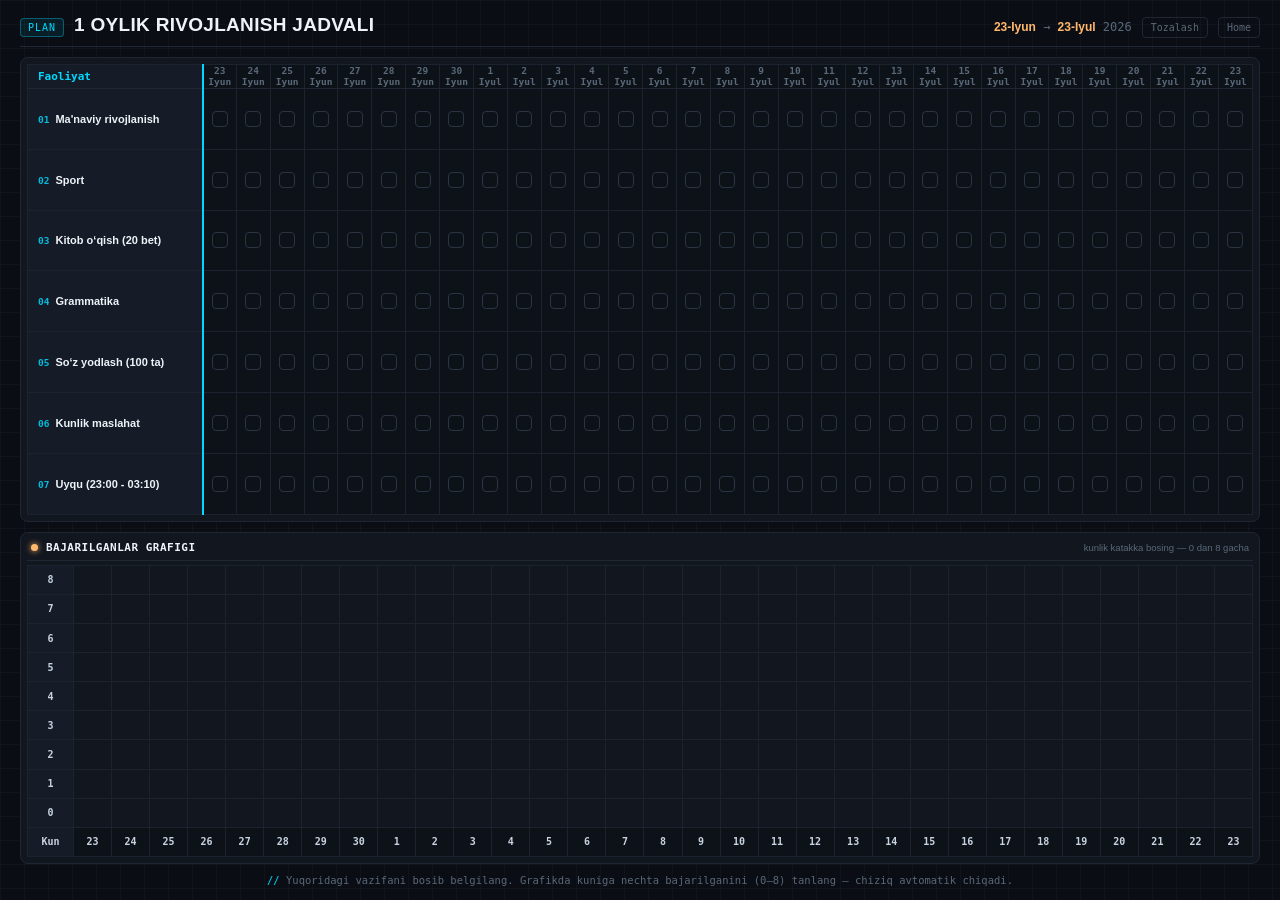
<file: reja.html>
<!doctype html>
<html lang="uz">
  <head>
    <meta charset="UTF-8" />
    <meta name="viewport" content="width=device-width, initial-scale=1.0" />
    <title>1 Oylik Reja</title>

    <style>
      * {
        margin: 0;
        padding: 0;
        box-sizing: border-box;
        font-family: "Segoe UI", sans-serif;
        -webkit-tap-highlight-color: transparent;
      }

      html,
      body {
        height: 100%;
      }

      body {
        background: #0a0e14;
        background-image:
          linear-gradient(rgba(255, 255, 255, 0.025) 1px, transparent 1px),
          linear-gradient(
            90deg,
            rgba(255, 255, 255, 0.025) 1px,
            transparent 1px
          );
        background-size: 24px 24px;
        color: #c8d3e0;
      }

      /* ============================================================
         DESKTOP / TABLET LAYOUT  (>=768px) — full dashboard, no scroll
         ============================================================ */
      #desktopView {
        height: 100%;
        overflow: hidden;
        padding: 14px 20px;
        display: flex;
        flex-direction: column;
        gap: 10px;
      }

      .title {
        flex: 0 0 auto;
        display: flex;
        align-items: baseline;
        gap: 10px;
        border-bottom: 1px solid #1f2733;
        padding-bottom: 8px;
        flex-wrap: wrap;
      }

      .title .tag {
        font-family: "Consolas", "JetBrains Mono", monospace;
        font-size: 10px;
        color: #00d9ff;
        background: rgba(0, 217, 255, 0.08);
        border: 1px solid rgba(0, 217, 255, 0.35);
        padding: 3px 7px;
        border-radius: 4px;
        letter-spacing: 1px;
      }

      .title h1 {
        font-size: 19px;
        font-weight: 700;
        color: #eef3f9;
        letter-spacing: 0.3px;
      }

      .title .period {
        margin-left: auto;
        font-family: "Consolas", "JetBrains Mono", monospace;
        font-size: 12px;
        color: #5a6878;
      }
      .title .period b {
        color: #ffb86c;
        font-weight: 600;
      }

      .title .reset {
        font-family: "Consolas", "JetBrains Mono", monospace;
        font-size: 10px;
        color: #5a6878;
        background: transparent;
        border: 1px solid #1f2733;
        padding: 4px 8px;
        border-radius: 4px;
        cursor: pointer;
      }
      .title .reset1 {
        font-family: "Consolas", "JetBrains Mono", monospace;
        font-size: 10px;
        color: #5a6878;
        background: transparent;
        border: 1px solid #1f2733;
        padding: 4px 8px;
        border-radius: 4px;
        cursor: pointer;
      }
      .title .reset1:hover {
        color: blue;
        border-color: blue;
      }

      .table-wrapper {
        background: #11161f;
        border: 1px solid #1f2733;
        border-radius: 8px;
        padding: 6px;
        flex: 1 1 56%;
        display: flex;
        overflow: hidden;
      }

      table {
        border-collapse: collapse;
        width: 100%;
        height: 100%;
        table-layout: fixed;
      }

      th,
      td {
        border: 1px solid #1c232e;
        text-align: center;
        font-size: 10.5px;
        padding: 0;
        color: #c8d3e0;
      }

      .activity {
        width: 175px;
        text-align: left;
        padding-left: 10px;
        background: #161c27;
        font-weight: 600;
        font-size: 11px;
        color: #eef3f9;
        position: sticky;
        left: 0;
        border-right: 2px solid #00d9ff;
      }

      .activity .idx {
        font-family: "Consolas", "JetBrains Mono", monospace;
        color: #00d9ff;
        font-size: 9.5px;
        margin-right: 6px;
        opacity: 0.85;
      }

      thead th {
        background: #0d1219;
        color: #5a6878;
        font-size: 9.5px;
        line-height: 1.2;
        font-weight: 600;
        font-family: "Consolas", "JetBrains Mono", monospace;
        border-bottom: 1px solid #1f2733;
      }

      thead th.activity {
        color: #00d9ff;
        border-right: 2px solid #00d9ff;
      }

      tbody tr td:not(.activity) {
        background: #0d1219;
        cursor: pointer;
        position: relative;
      }
      tbody tr:hover td:not(.activity) {
        background: #161c27;
      }

      .check-cell .box {
        width: 16px;
        height: 16px;
        margin: 0 auto;
        border: 1.5px solid #2a3442;
        border-radius: 4px;
        display: flex;
        align-items: center;
        justify-content: center;
        transition: all 0.12s ease;
      }
      .check-cell.done .box {
        background: #00d9ff;
        border-color: #00d9ff;
        box-shadow: 0 0 8px rgba(0, 217, 255, 0.5);
      }
      .check-cell.done .box::after {
        content: "";
        width: 4px;
        height: 8px;
        border: solid #0a0e14;
        border-width: 0 2px 2px 0;
        transform: rotate(45deg) translate(-1px, -1px);
      }

      .chart {
        background: #11161f;
        border: 1px solid #1f2733;
        padding: 6px;
        border-radius: 8px;
        flex: 1 1 40%;
        display: flex;
        flex-direction: column;
        overflow: hidden;
      }

      .chart-title {
        flex: 0 0 auto;
        display: flex;
        align-items: center;
        gap: 8px;
        padding: 2px 4px 6px;
        font-size: 11px;
        font-weight: 600;
        color: #eef3f9;
        font-family: "Consolas", "JetBrains Mono", monospace;
        letter-spacing: 0.5px;
        border-bottom: 1px solid #1f2733;
        margin-bottom: 4px;
      }

      .chart-title .dot {
        width: 7px;
        height: 7px;
        border-radius: 50%;
        background: #ffb86c;
        box-shadow: 0 0 6px #ffb86c;
      }

      .chart-title .hint {
        margin-left: auto;
        font-size: 9.5px;
        color: #5a6878;
        font-weight: 400;
        letter-spacing: 0;
      }

      .chart-body {
        flex: 1 1 auto;
        position: relative;
        overflow: hidden;
        display: flex;
      }

      .chart-grid-area {
        position: relative;
        flex: 1 1 auto;
        display: flex;
      }

      .chart-table {
        width: 100%;
        height: 100%;
        border-collapse: collapse;
        table-layout: fixed;
      }

      .chart-table td,
      .chart-table th {
        border: 1px solid #1c232e;
        font-size: 10px;
        text-align: center;
        padding: 0;
        color: #c8d3e0;
      }

      .chart-table tbody tr td:not(.score) {
        background: #0d1219;
        cursor: pointer;
      }
      .chart-table tbody tr td:not(.score):hover {
        background: #161c27;
      }
      .chart-table tbody tr td.active {
        background: rgba(255, 184, 108, 0.16);
      }

      .score {
        background: #161c27;
        color: #ffb86c;
        font-weight: 700;
        font-family: "Consolas", "JetBrains Mono", monospace;
        width: 46px;
        position: sticky;
        left: 0;
        border-right: 2px solid #ffb86c;
      }

      .day-label {
        background: #0d1219;
        color: #5a6878;
        font-weight: 600;
        font-size: 9.5px;
        font-family: "Consolas", "JetBrains Mono", monospace;
      }

      #lineOverlay {
        position: absolute;
        top: 0;
        left: 0;
        pointer-events: none;
        z-index: 5;
      }

      .legend {
        flex: 0 0 auto;
        color: #5a6878;
        text-align: center;
        font-size: 10.5px;
        font-family: "Consolas", "JetBrains Mono", monospace;
      }
      .legend::before {
        content: "// ";
        color: #00d9ff;
      }

      /* ============================================================
         MOBILE LAYOUT  (<768px) — single "today card" mode
         ============================================================ */
      #mobileView {
        display: none;
        min-height: 100%;
        flex-direction: column;
        padding: 12px;
        gap: 10px;
      }

      .m-header {
        display: flex;
        align-items: center;
        justify-content: space-between;
        gap: 8px;
      }

      .m-tag {
        font-family: "Consolas", "JetBrains Mono", monospace;
        font-size: 9px;
        color: #00d9ff;
        background: rgba(0, 217, 255, 0.08);
        border: 1px solid rgba(0, 217, 255, 0.35);
        padding: 3px 6px;
        border-radius: 4px;
        letter-spacing: 0.5px;
        white-space: nowrap;
      }

      .m-reset {
        font-family: "Consolas", "JetBrains Mono", monospace;
        font-size: 9px;
        color: #5a6878;
        background: transparent;
        border: 1px solid #1f2733;
        padding: 4px 7px;
        border-radius: 4px;
      }

      .m-nav {
        display: flex;
        align-items: center;
        gap: 6px;
        background: #11161f;
        border: 1px solid #1f2733;
        border-radius: 10px;
        padding: 8px;
      }

      .m-nav button {
        flex: 0 0 auto;
        width: 34px;
        height: 34px;
        border-radius: 8px;
        background: #161c27;
        border: 1px solid #2a3442;
        color: #00d9ff;
        font-size: 16px;
        font-weight: 700;
      }
      .m-nav button:disabled {
        opacity: 0.3;
      }

      .m-daybox {
        flex: 1 1 auto;
        text-align: center;
      }

      .m-daynum {
        font-family: "Consolas", "JetBrains Mono", monospace;
        font-size: 20px;
        font-weight: 700;
        color: #eef3f9;
        line-height: 1;
      }

      .m-daymonth {
        font-family: "Consolas", "JetBrains Mono", monospace;
        font-size: 9px;
        color: #5a6878;
        text-transform: uppercase;
        letter-spacing: 1px;
        margin-top: 2px;
      }

      .m-dayindex {
        font-size: 9px;
        color: #ffb86c;
        font-family: "Consolas", "JetBrains Mono", monospace;
        margin-top: 1px;
      }

      .m-section-title {
        font-family: "Consolas", "JetBrains Mono", monospace;
        font-size: 10px;
        color: #5a6878;
        letter-spacing: 1px;
        text-transform: uppercase;
        padding: 2px 2px;
      }

      .m-tasklist {
        display: flex;
        flex-direction: column;
        gap: 6px;
      }

      .m-task {
        display: flex;
        align-items: center;
        gap: 10px;
        background: #11161f;
        border: 1px solid #1f2733;
        border-radius: 10px;
        padding: 10px 12px;
      }
      .m-task.done {
        border-color: rgba(0, 217, 255, 0.4);
        background: rgba(0, 217, 255, 0.06);
      }

      .m-task .m-box {
        flex: 0 0 auto;
        width: 22px;
        height: 22px;
        border-radius: 6px;
        border: 1.5px solid #2a3442;
        display: flex;
        align-items: center;
        justify-content: center;
      }
      .m-task.done .m-box {
        background: #00d9ff;
        border-color: #00d9ff;
        box-shadow: 0 0 8px rgba(0, 217, 255, 0.5);
      }
      .m-task.done .m-box::after {
        content: "";
        width: 6px;
        height: 11px;
        border: solid #0a0e14;
        border-width: 0 2.5px 2.5px 0;
        transform: rotate(45deg) translate(-1px, -1.5px);
      }

      .m-task .m-label {
        font-size: 13px;
        color: #c8d3e0;
        font-weight: 500;
      }
      .m-task.done .m-label {
        color: #eef3f9;
      }

      .m-score-row {
        background: #11161f;
        border: 1px solid #1f2733;
        border-radius: 10px;
        padding: 10px;
      }

      .m-score-label {
        font-family: "Consolas", "JetBrains Mono", monospace;
        font-size: 10px;
        color: #5a6878;
        letter-spacing: 0.5px;
        margin-bottom: 8px;
        display: flex;
        justify-content: space-between;
      }
      .m-score-label b {
        color: #ffb86c;
      }

      .m-score-grid {
        display: grid;
        grid-template-columns: repeat(9, 1fr);
        gap: 4px;
      }

      .m-score-btn {
        aspect-ratio: 1;
        border-radius: 6px;
        border: 1.5px solid #2a3442;
        background: #161c27;
        color: #c8d3e0;
        font-family: "Consolas", "JetBrains Mono", monospace;
        font-size: 11px;
        font-weight: 700;
      }
      .m-score-btn.active {
        background: #ffb86c;
        border-color: #ffb86c;
        color: #161c27;
        box-shadow: 0 0 8px rgba(255, 184, 108, 0.5);
      }

      .m-spark-wrap {
        background: #11161f;
        border: 1px solid #1f2733;
        border-radius: 10px;
        padding: 10px;
      }

      .m-spark-title {
        font-family: "Consolas", "JetBrains Mono", monospace;
        font-size: 9.5px;
        color: #5a6878;
        letter-spacing: 0.5px;
        margin-bottom: 6px;
      }

      #sparkSvg {
        width: 100%;
        height: 50px;
        display: block;
      }

      @media (max-width: 767px) {
        #desktopView {
          display: none;
        }
        #mobileView {
          display: flex;
        }
      }
    </style>
  </head>
  <body>
    <!-- ===================== DESKTOP / TABLET VIEW ===================== -->
    <div id="desktopView">
      <div class="title">
        <span class="tag">PLAN</span>
        <h1>1 OYLIK RIVOJLANISH JADVALI</h1>
        <span class="period"><b>23-Iyun</b> → <b>23-Iyul</b> 2026</span>
        <button class="reset" id="resetBtn">Tozalash</button>
        <a href="./index.html">
          <button class="reset1">Home</button>
        </a>
      </div>

      <div class="table-wrapper">
        <table id="planner">
          <thead>
            <tr id="dateRow">
              <th class="activity">Faoliyat</th>
            </tr>
          </thead>
          <tbody id="bodyRows"></tbody>
        </table>
      </div>

      <div class="chart">
        <div class="chart-title">
          <span class="dot"></span>BAJARILGANLAR GRAFIGI
          <span class="hint">kunlik katakka bosing — 0 dan 8 gacha</span>
        </div>
        <div class="chart-body">
          <div class="chart-grid-area" id="chartGridArea">
            <table class="chart-table" id="chartTable"></table>
            <svg id="lineOverlay"></svg>
          </div>
        </div>
      </div>

      <div class="legend">
        Yuqoridagi vazifani bosib belgilang. Grafikda kuniga nechta
        bajarilganini (0–8) tanlang — chiziq avtomatik chiqadi.
      </div>
    </div>

    <!-- ===================== MOBILE "TODAY CARD" VIEW ===================== -->
    <div id="mobileView">
      <div class="m-header">
        <span class="m-tag">📋 1 OYLIK REJA</span>
        <button class="m-reset" id="mResetBtn">Tozalash</button>
      </div>

      <div class="m-nav">
        <button id="mPrev">‹</button>
        <div class="m-daybox">
          <div class="m-daynum" id="mDayNum">23</div>
          <div class="m-daymonth" id="mDayMonth">Iyun</div>
          <div class="m-dayindex" id="mDayIndex">1 / 31-kun</div>
        </div>
        <button id="mNext">›</button>
      </div>

      <div class="m-section-title">Bugungi vazifalar</div>
      <div class="m-tasklist" id="mTaskList"></div>

      <div class="m-score-row">
        <div class="m-score-label">
          <span>Bajarilganlar soni</span>
          <b id="mScoreVal">—</b>
        </div>
        <div class="m-score-grid" id="mScoreGrid"></div>
      </div>

      <div class="m-spark-wrap">
        <div class="m-spark-title">SO‘NGGI 7 KUN TRENDI</div>
        <svg
          id="sparkSvg"
          viewBox="0 0 280 50"
          preserveAspectRatio="none"
        ></svg>
      </div>
    </div>

    <script>
      const activities = [
        "Ma'naviy rivojlanish",
        "Sport",
        "Kitob o‘qish (20 bet)",
        "Grammatika",
        "So‘z yodlash (100 ta)",
        "Kunlik maslahat",
        "Uyqu (23:00 - 03:10)",
      ];

      const start = new Date("2026-06-23");
      const end = new Date("2026-07-23");

      let dates = [];
      for (let d = new Date(start); d <= end; d.setDate(d.getDate() + 1)) {
        dates.push(new Date(d));
      }
      const NUM_DAYS = dates.length;
      const STORE_KEY = "oylik_reja_v1";

      function loadState() {
        try {
          const raw = localStorage.getItem(STORE_KEY);
          if (raw) return JSON.parse(raw);
        } catch (e) {}
        return { checks: {}, scores: {} };
      }
      function saveState() {
        localStorage.setItem(STORE_KEY, JSON.stringify(state));
      }
      let state = loadState();

      let dayScores = new Array(NUM_DAYS).fill(null);
      for (let i = 0; i < NUM_DAYS; i++) {
        if (state.scores[i] !== undefined) dayScores[i] = state.scores[i];
      }

      const MONTHS_UZ = { 5: "Iyun", 6: "Iyul" };

      /* ===================== DESKTOP BUILD ===================== */
      const dateRow = document.getElementById("dateRow");
      const bodyRows = document.getElementById("bodyRows");

      dates.forEach((d) => {
        const th = document.createElement("th");
        th.innerHTML = d.getDate() + "<br>" + (MONTHS_UZ[d.getMonth()] || "");
        dateRow.appendChild(th);
      });

      const checkCells = []; // [rowIdx][dayIdx] -> td element

      activities.forEach((item, rowIdx) => {
        let tr = document.createElement("tr");
        let first = document.createElement("td");
        first.className = "activity";
        first.innerHTML =
          '<span class="idx">' +
          String(rowIdx + 1).padStart(2, "0") +
          "</span>" +
          item;
        tr.appendChild(first);

        checkCells[rowIdx] = [];

        dates.forEach((d, dayIdx) => {
          let td = document.createElement("td");
          td.className = "check-cell";
          const key = rowIdx + "_" + dayIdx;
          const box = document.createElement("div");
          box.className = "box";
          td.appendChild(box);

          if (state.checks[key]) td.classList.add("done");

          td.addEventListener("click", () => {
            toggleCheck(rowIdx, dayIdx);
          });

          tr.appendChild(td);
          checkCells[rowIdx][dayIdx] = td;
        });

        bodyRows.appendChild(tr);
      });

      function toggleCheck(rowIdx, dayIdx) {
        const key = rowIdx + "_" + dayIdx;
        const isDone = !state.checks[key];
        state.checks[key] = isDone;
        saveState();
        const cell = checkCells[rowIdx][dayIdx];
        if (cell) cell.classList.toggle("done", isDone);
        if (currentDay === dayIdx) renderMobileTasks();
      }

      const chartTable = document.getElementById("chartTable");
      const desktopScoreCells = {}; // "day_score" -> td

      for (let score = 8; score >= 0; score--) {
        let tr = document.createElement("tr");
        let first = document.createElement("td");
        first.className = "score";
        first.textContent = score;
        tr.appendChild(first);

        dates.forEach((d, dayIdx) => {
          let td = document.createElement("td");
          td.dataset.score = score;
          td.dataset.day = dayIdx;
          if (dayScores[dayIdx] === score) td.classList.add("active");

          td.addEventListener("click", () => setDayScore(dayIdx, score));

          tr.appendChild(td);
          desktopScoreCells[dayIdx + "_" + score] = td;
        });

        chartTable.appendChild(tr);
      }

      let bottomRow = document.createElement("tr");
      let emptyCell = document.createElement("td");
      emptyCell.className = "score";
      emptyCell.textContent = "Kun";
      bottomRow.appendChild(emptyCell);
      dates.forEach((d) => {
        let td = document.createElement("td");
        td.className = "day-label";
        td.innerHTML = d.getDate();
        bottomRow.appendChild(td);
      });
      chartTable.appendChild(bottomRow);

      function setDayScore(dayIdx, score) {
        const prev = dayScores[dayIdx];
        if (prev !== null && prev !== undefined) {
          const prevCell = desktopScoreCells[dayIdx + "_" + prev];
          if (prevCell) prevCell.classList.remove("active");
        }
        if (prev === score) {
          dayScores[dayIdx] = null;
          delete state.scores[dayIdx];
        } else {
          dayScores[dayIdx] = score;
          state.scores[dayIdx] = score;
          const newCell = desktopScoreCells[dayIdx + "_" + score];
          if (newCell) newCell.classList.add("active");
        }
        saveState();
        drawLine();
        if (currentDay === dayIdx) renderMobileScore();
        renderSparkline();
      }

      const svg = document.getElementById("lineOverlay");
      const gridArea = document.getElementById("chartGridArea");

      function drawLine() {
        if (
          getComputedStyle(document.getElementById("desktopView")).display ===
          "none"
        )
          return;
        const tableRect = chartTable.getBoundingClientRect();
        const areaRect = gridArea.getBoundingClientRect();

        svg.setAttribute("width", tableRect.width);
        svg.setAttribute("height", tableRect.height);
        svg.style.left = tableRect.left - areaRect.left + "px";
        svg.style.top = tableRect.top - areaRect.top + "px";
        svg.innerHTML = "";

        const points = [];
        dates.forEach((d, dayIdx) => {
          const val = dayScores[dayIdx];
          if (val === null || val === undefined) return;
          const cell = desktopScoreCells[dayIdx + "_" + val];
          if (!cell) return;
          const r = cell.getBoundingClientRect();
          const x = r.left - tableRect.left + r.width / 2;
          const y = r.top - tableRect.top + r.height / 2;
          points.push({ x, y, val });
        });
        if (points.length === 0) return;

        for (let i = 0; i < points.length - 1; i++) {
          const p1 = points[i],
            p2 = points[i + 1];
          const up = p2.val >= p1.val;
          const line = document.createElementNS(
            "http://www.w3.org/2000/svg",
            "line",
          );
          line.setAttribute("x1", p1.x);
          line.setAttribute("y1", p1.y);
          line.setAttribute("x2", p2.x);
          line.setAttribute("y2", p2.y);
          line.setAttribute("stroke", up ? "#34d399" : "#ff5c7a");
          line.setAttribute("stroke-width", "2");
          line.setAttribute("stroke-linecap", "round");
          svg.appendChild(line);
        }
        points.forEach((p) => {
          const c = document.createElementNS(
            "http://www.w3.org/2000/svg",
            "circle",
          );
          c.setAttribute("cx", p.x);
          c.setAttribute("cy", p.y);
          c.setAttribute("r", "3.2");
          c.setAttribute("fill", "#0a0e14");
          c.setAttribute("stroke", "#ffb86c");
          c.setAttribute("stroke-width", "1.6");
          svg.appendChild(c);
        });
      }

      document.getElementById("resetBtn").addEventListener("click", resetAll);
      document.getElementById("mResetBtn").addEventListener("click", resetAll);
      function resetAll() {
        if (!confirm("Hammasini tozalashni tasdiqlaysizmi?")) return;
        localStorage.removeItem(STORE_KEY);
        location.reload();
      }

      /* ===================== MOBILE BUILD ===================== */
      // find today's index if within range, else default to day 0
      let currentDay = 0;
      const today = new Date();
      today.setHours(0, 0, 0, 0);
      for (let i = 0; i < dates.length; i++) {
        if (dates[i].toDateString() === today.toDateString()) {
          currentDay = i;
          break;
        }
      }

      const mDayNum = document.getElementById("mDayNum");
      const mDayMonth = document.getElementById("mDayMonth");
      const mDayIndex = document.getElementById("mDayIndex");
      const mTaskList = document.getElementById("mTaskList");
      const mScoreGrid = document.getElementById("mScoreGrid");
      const mScoreVal = document.getElementById("mScoreVal");
      const mPrev = document.getElementById("mPrev");
      const mNext = document.getElementById("mNext");

      // build score buttons 0..8 once
      for (let s = 0; s <= 8; s++) {
        const btn = document.createElement("button");
        btn.className = "m-score-btn";
        btn.textContent = s;
        btn.dataset.score = s;
        btn.addEventListener("click", () => setDayScore(currentDay, s));
        mScoreGrid.appendChild(btn);
      }

      function renderMobileDay() {
        const d = dates[currentDay];
        mDayNum.textContent = d.getDate();
        mDayMonth.textContent = MONTHS_UZ[d.getMonth()] || "";
        mDayIndex.textContent = currentDay + 1 + " / " + NUM_DAYS + "-kun";
        mPrev.disabled = currentDay === 0;
        mNext.disabled = currentDay === NUM_DAYS - 1;
        renderMobileTasks();
        renderMobileScore();
      }

      function renderMobileTasks() {
        mTaskList.innerHTML = "";
        activities.forEach((item, rowIdx) => {
          const key = rowIdx + "_" + currentDay;
          const done = !!state.checks[key];

          const row = document.createElement("div");
          row.className = "m-task" + (done ? " done" : "");
          row.innerHTML =
            '<div class="m-box"></div><div class="m-label">' + item + "</div>";
          row.addEventListener("click", () => {
            toggleCheck(rowIdx, currentDay);
            row.classList.toggle("done");
          });
          mTaskList.appendChild(row);
        });
      }

      function renderMobileScore() {
        const val = dayScores[currentDay];
        mScoreVal.textContent = val === null || val === undefined ? "—" : val;
        const btns = mScoreGrid.querySelectorAll(".m-score-btn");
        btns.forEach((b) => {
          b.classList.toggle("active", Number(b.dataset.score) === val);
        });
      }

      mPrev.addEventListener("click", () => {
        if (currentDay > 0) {
          currentDay--;
          renderMobileDay();
        }
      });
      mNext.addEventListener("click", () => {
        if (currentDay < NUM_DAYS - 1) {
          currentDay++;
          renderMobileDay();
        }
      });

      // swipe support
      let touchStartX = null;
      const mobileView = document.getElementById("mobileView");
      mobileView.addEventListener(
        "touchstart",
        (e) => {
          touchStartX = e.changedTouches[0].clientX;
        },
        { passive: true },
      );
      mobileView.addEventListener(
        "touchend",
        (e) => {
          if (touchStartX === null) return;
          const dx = e.changedTouches[0].clientX - touchStartX;
          if (Math.abs(dx) > 40) {
            if (dx < 0 && currentDay < NUM_DAYS - 1) {
              currentDay++;
              renderMobileDay();
            } else if (dx > 0 && currentDay > 0) {
              currentDay--;
              renderMobileDay();
            }
          }
          touchStartX = null;
        },
        { passive: true },
      );

      /* ---------- mini sparkline (last 7 days up to currentDay) ---------- */
      const sparkSvg = document.getElementById("sparkSvg");

      function renderSparkline() {
        sparkSvg.innerHTML = "";
        const W = 280,
          H = 50,
          PAD = 6;

        const from = Math.max(0, currentDay - 6);
        const slice = [];
        for (let i = from; i <= currentDay; i++) {
          slice.push({ idx: i, val: dayScores[i] });
        }
        const known = slice.filter(
          (p) => p.val !== null && p.val !== undefined,
        );
        if (known.length === 0) {
          const txt = document.createElementNS(
            "http://www.w3.org/2000/svg",
            "text",
          );
          txt.setAttribute("x", W / 2);
          txt.setAttribute("y", H / 2 + 4);
          txt.setAttribute("text-anchor", "middle");
          txt.setAttribute("fill", "#5a6878");
          txt.setAttribute("font-size", "10");
          txt.setAttribute("font-family", "Consolas, monospace");
          txt.textContent = "Ma'lumot yo'q";
          sparkSvg.appendChild(txt);
          return;
        }

        const n = slice.length;
        const stepX = n > 1 ? (W - PAD * 2) / (n - 1) : 0;
        const points = slice.map((p, i) => {
          const x = PAD + stepX * i;
          const v = p.val === null || p.val === undefined ? null : p.val;
          const y = v === null ? null : H - PAD - (v / 8) * (H - PAD * 2);
          return { x, y, v };
        });

        for (let i = 0; i < points.length - 1; i++) {
          const p1 = points[i],
            p2 = points[i + 1];
          if (p1.y === null || p2.y === null) continue;
          const up = p2.v >= p1.v;
          const line = document.createElementNS(
            "http://www.w3.org/2000/svg",
            "line",
          );
          line.setAttribute("x1", p1.x);
          line.setAttribute("y1", p1.y);
          line.setAttribute("x2", p2.x);
          line.setAttribute("y2", p2.y);
          line.setAttribute("stroke", up ? "#34d399" : "#ff5c7a");
          line.setAttribute("stroke-width", "2.5");
          line.setAttribute("stroke-linecap", "round");
          sparkSvg.appendChild(line);
        }
        points.forEach((p, i) => {
          if (p.y === null) return;
          const c = document.createElementNS(
            "http://www.w3.org/2000/svg",
            "circle",
          );
          c.setAttribute("cx", p.x);
          c.setAttribute("cy", p.y);
          c.setAttribute("r", i === points.length - 1 ? "4" : "2.5");
          c.setAttribute(
            "fill",
            i === points.length - 1 ? "#ffb86c" : "#0a0e14",
          );
          c.setAttribute("stroke", "#ffb86c");
          c.setAttribute("stroke-width", "1.6");
          sparkSvg.appendChild(c);
        });
      }

      renderMobileDay();
      renderSparkline();

      const origRenderMobileDay = renderMobileDay;
      renderMobileDay = function () {
        origRenderMobileDay();
        renderSparkline();
      };

      window.addEventListener("resize", drawLine);
      requestAnimationFrame(drawLine);
      setTimeout(drawLine, 50);
    </script>
  </body>
</html>
</file>
